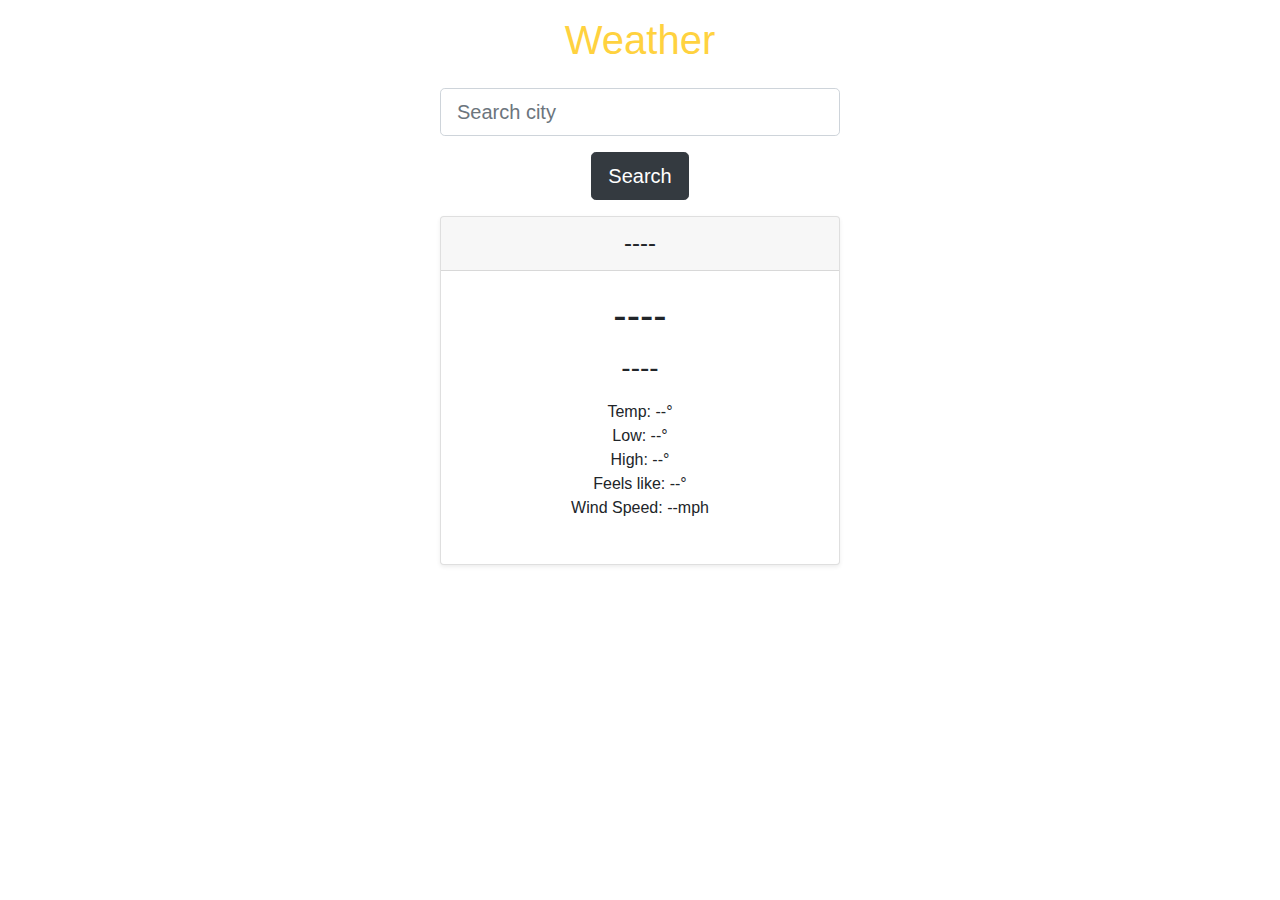
<file: ES6+/WeatherApp/index.html>
<!DOCTYPE html>
<html>
  <head>
    <title>Weather App</title>
    <link
      rel="stylesheet"
      href="https://stackpath.bootstrapcdn.com/bootstrap/4.3.1/css/bootstrap.min.css"
      integrity="sha384-ggOyR0iXCbMQv3Xipma34MD+dH/1fQ784/j6cY/iJTQUOhcWr7x9JvoRxT2MZw1T"
      crossorigin="anonymous"
    />
    <link rel="stylesheet" type="text/css" href="style.css" />
    <script src="script.js"></script>
  </head>
  <body class="text-center">
    <main>
      <h1 class="banner p-3">Weather</h1>
      <div class="form-group">
        <input
          id="city-input"
          class="form-control form-control-lg"
          type="text"
          placeholder="Search city"
        />
      </div>
      <button type="button" onclick="searchCity()" class="btn btn-lg btn-dark">
        Search
      </button>
      <div id="weather-output" class="mt-3">
        <div class="card-deck mb-3 text-center">
          <div class="card mb-4 shadow-sm">
            <div class="card-header">
              <h4 id="city-name" class="my-0 font-weight-normal">----</h4>
            </div>
            <div class="card-body">
              <h1 id="weather-type" class="card-title">----</h1>
              <h3 id="weather-description">----</h3>
              <ul class="list-unstyled mt-3 mb-4">
                <li>Temp: <span id="temp">--</span>°</li>
                <li>Low: <span id="min-temp">--</span>°</li>
                <li>High: <span id="max-temp">--</span>°</li>
                <li>Feels like: <span id="feels-like">--</span>°</li>
                <li>Wind Speed: <span id="wind-speed">--</span>mph</li>
              </ul>
            </div>
          </div>
        </div>
      </div>
    </main>
  </body>
</html>
</file>
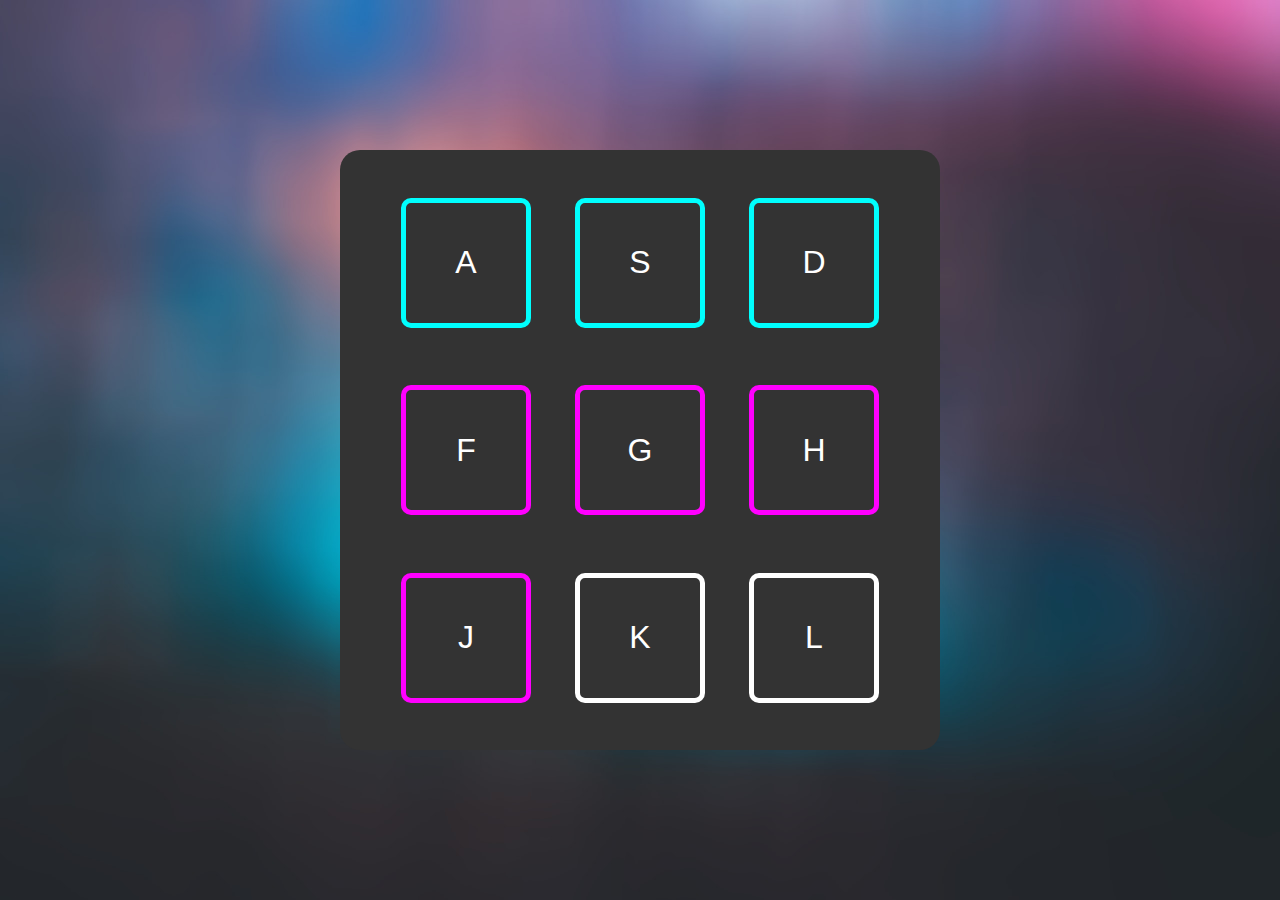
<file: OOP/BeatboxJS/index.html>
<!DOCTYPE html>
<head>
    <meta charset="utf-8">
    <meta http-equiv="X-UA-Compatible" content="IE=edge">
    <title>BeatBoxJS</title>
    <meta name="description" content="">
    <meta name="viewport" content="width=device-width, initial-scale=1">
    <link rel="stylesheet" href="./style.css">
</head>
<body>
    <div class="container">
        <div class="beatbox">
            <div class="beat">
                <div id="65" class="button">A</div>
            </div>
            <div class="beat">
                <div id="83" class="button">S</div>
            </div>
            <div class="beat">
                <div id="68" class="button">D</div>
            </div>
            <div class="beat">
                <div id="70" class="button">F</div>
            </div>
            <div class="beat">
                <div id="71" class="button">G</div>
            </div>
            <div class="beat">
                <div id="72" class="button">H</div>
            </div>
            <div class="beat">
                <div id="74" class="button">J</div>
            </div>
            <div class="beat">
                <div id="75" class="button">K</div>
            </div>
            <div class="beat">
                <div id="76" class="button">L</div>
            </div>
        </div>
    </div>
    <script src="./utils.js"></script>
    <script src="./script.js" ></script>
</body>
</html>
</file>
<file: ES6+/WeatherApp/style.css>
#city-input, #weather-output {
    max-width: 400px;
    margin: 0 auto;
}
  
.banner {
    color: #FFD23F;
    font-family: sans-serif;
}
</file>
<file: OOP/BeatboxJS/style.css>
body {
  margin: 0;
  background-image: url("assets/background.jpeg");
  background-size: cover;
}

.container {
  width: 100%;
  height: 100vh;
  display: flex;
  justify-content: center;
  align-items: center;
}

.beatbox {
  width: 600px;
  height: 600px;
  background: #333;
  border-radius: 20px;
  display: flex;
  flex-wrap: wrap;
  justify-content: center;
  align-content: space-evenly;
}

.beat {
  width: 150px;
  height: 150px;
  flex-basis: 29%;
  display: flex;
  justify-content: center;
  align-items: center;
}

.beat .button {
  width: 120px;
  height: 120px;
  border-radius: 10px;
  border: 5px solid aqua;
  color: white;
  display: flex;
  justify-content: center;
  align-items: center;
  font-family: sans-serif;
  font-size: 2em;
  transition: all 0.3s;
}
</file>
